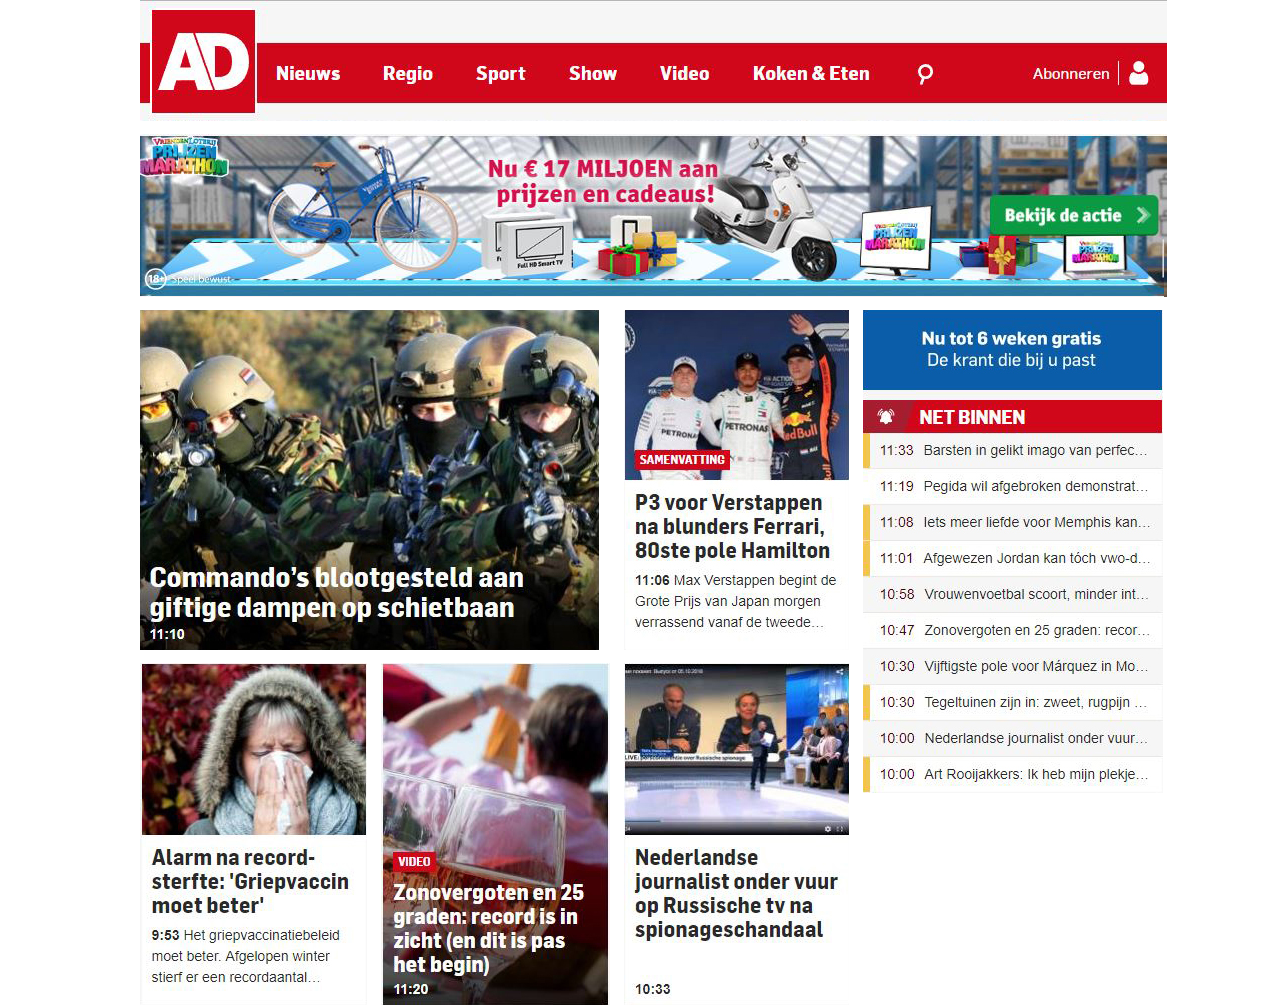
<file: lab.html>
<!DOCTYPE html>
<html>
<head>
	<title>LAB</title>
	<meta charset="utf-8">
	<link href="https://fonts.googleapis.com/css?family=Lato" rel="stylesheet">
	<link rel="stylesheet" type="text/css" href="lab.css">
</head>
<body>

	<div class="container">
		<div class="menu"><img src="lab_img/menu.jpg"></div>
		<div class="banner"><img src="lab_img/banner.jpg"></div>
		<div class="commando"><img src="lab_img/commando.jpg"></div>
		<div class="max"><img src="lab_img/max-verstappen.jpg"></div>
		<div class="netbinnen"><img src="lab_img/net-binnen.jpg"></div>
		<div class="vaccin"><img src="lab_img/griepvaccin.jpg"></div>
		<div class="zon"><img src="lab_img/zonovergoten.jpg"></div>
		<div class="schandaal"><img src="lab_img/schandaal.jpg"></div>
	</div>
	
</body>
</html>
</file>
<file: lab.css>
*{
	margin: 0;
	padding: 0;
}

body{
	font-family: 'Lato', sans-serif;
}
.container{
	width: 1000px;
	margin: 0 auto;
	display: grid;
	grid-template-columns: auto auto auto auto;
	grid-template-rows: auto auto auto auto;
	grid-gap: 10px;
}

.menu{
	grid-column-start: 1;
	grid-column-end: 5;
}

.banner{
	grid-column-start: 1;
	grid-column-end: 5;

}

.commando{
	grid-row-start: 3;
	grid-row-end: 4;
	grid-column-start: 1;
	grid-column-end: 3;
}

.max{
	grid-row-start: 3;
	grid-row-end: 4;
	grid-column-start: 3;
	grid-column-end: 3;
}

.netbinnen{
	grid-row-start: 3;
	grid-row-end: 5;
	grid-column-start: 4;
	grid-column-end: 5;
}

.vaccin{
	grid-row-start: 4;
	grid-row-end: 5;
	grid-column-start: 1;
	grid-column-end: 2;
}
</file>
